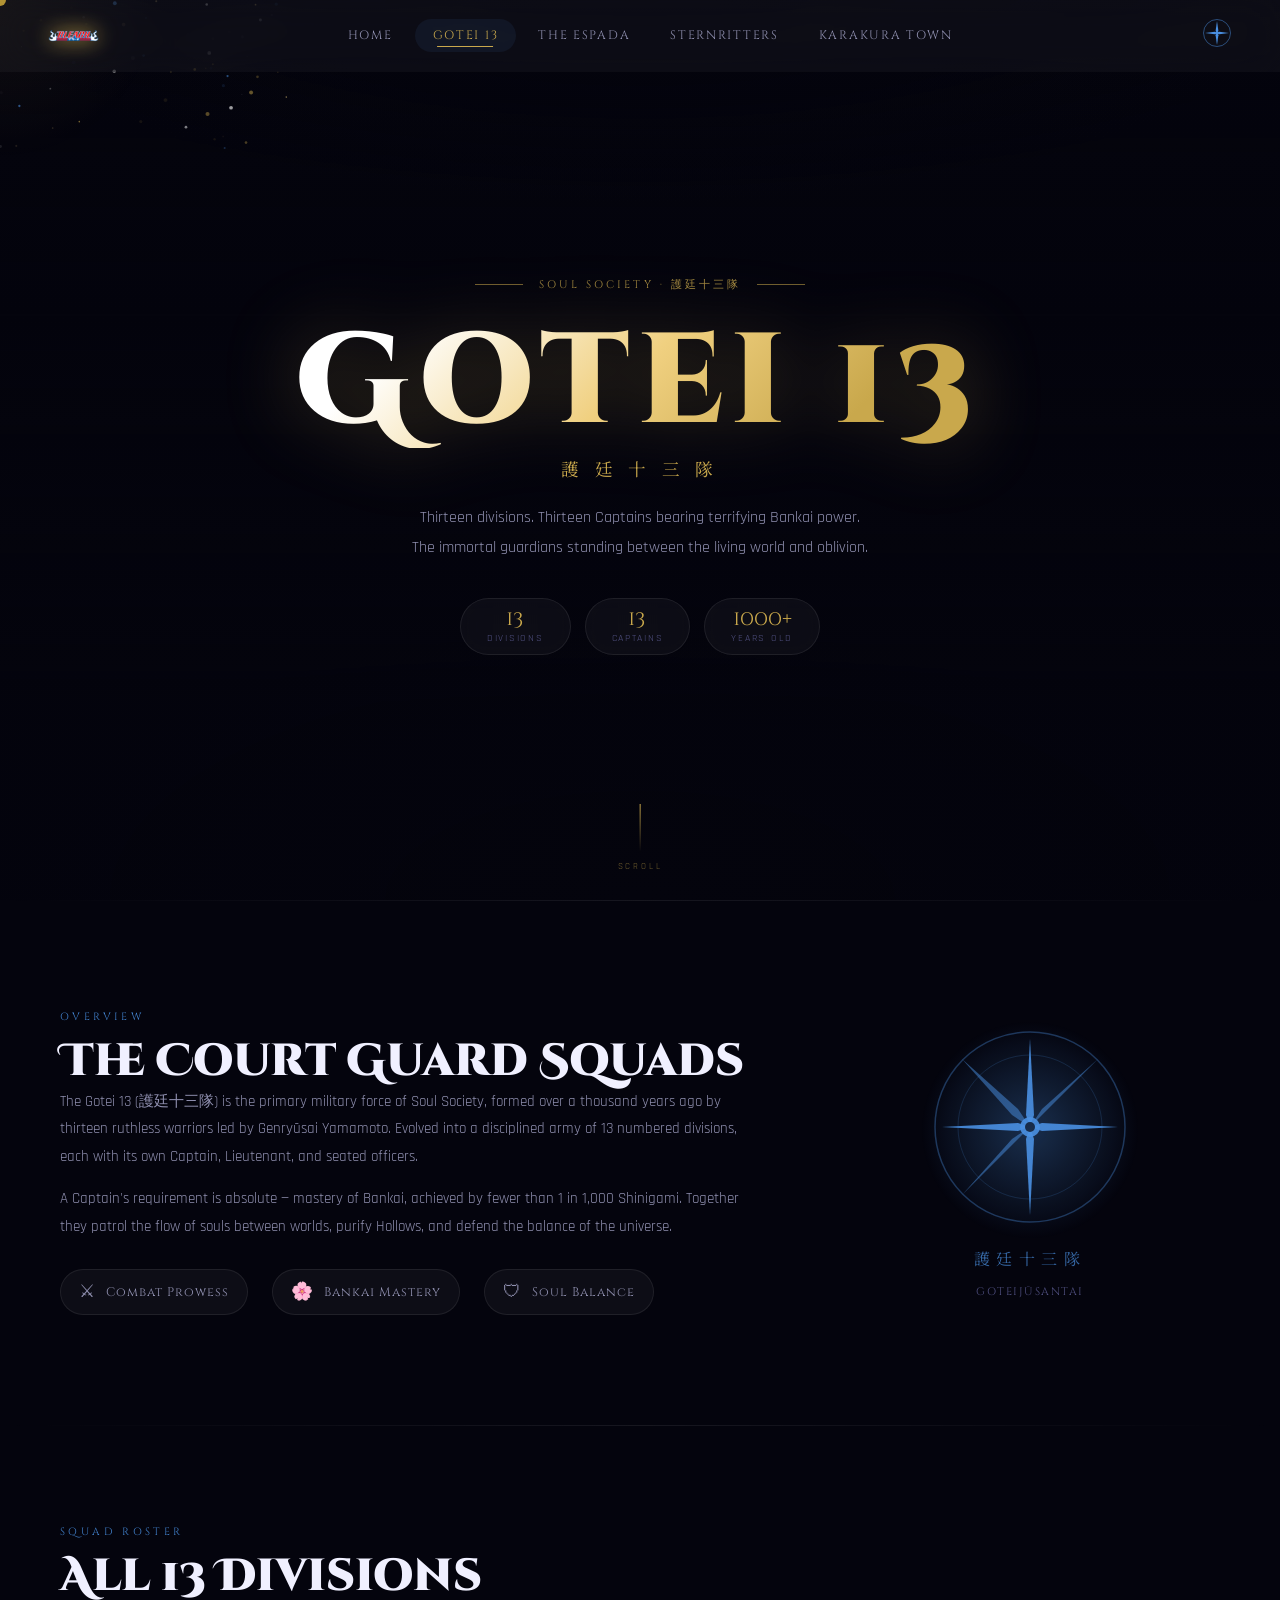
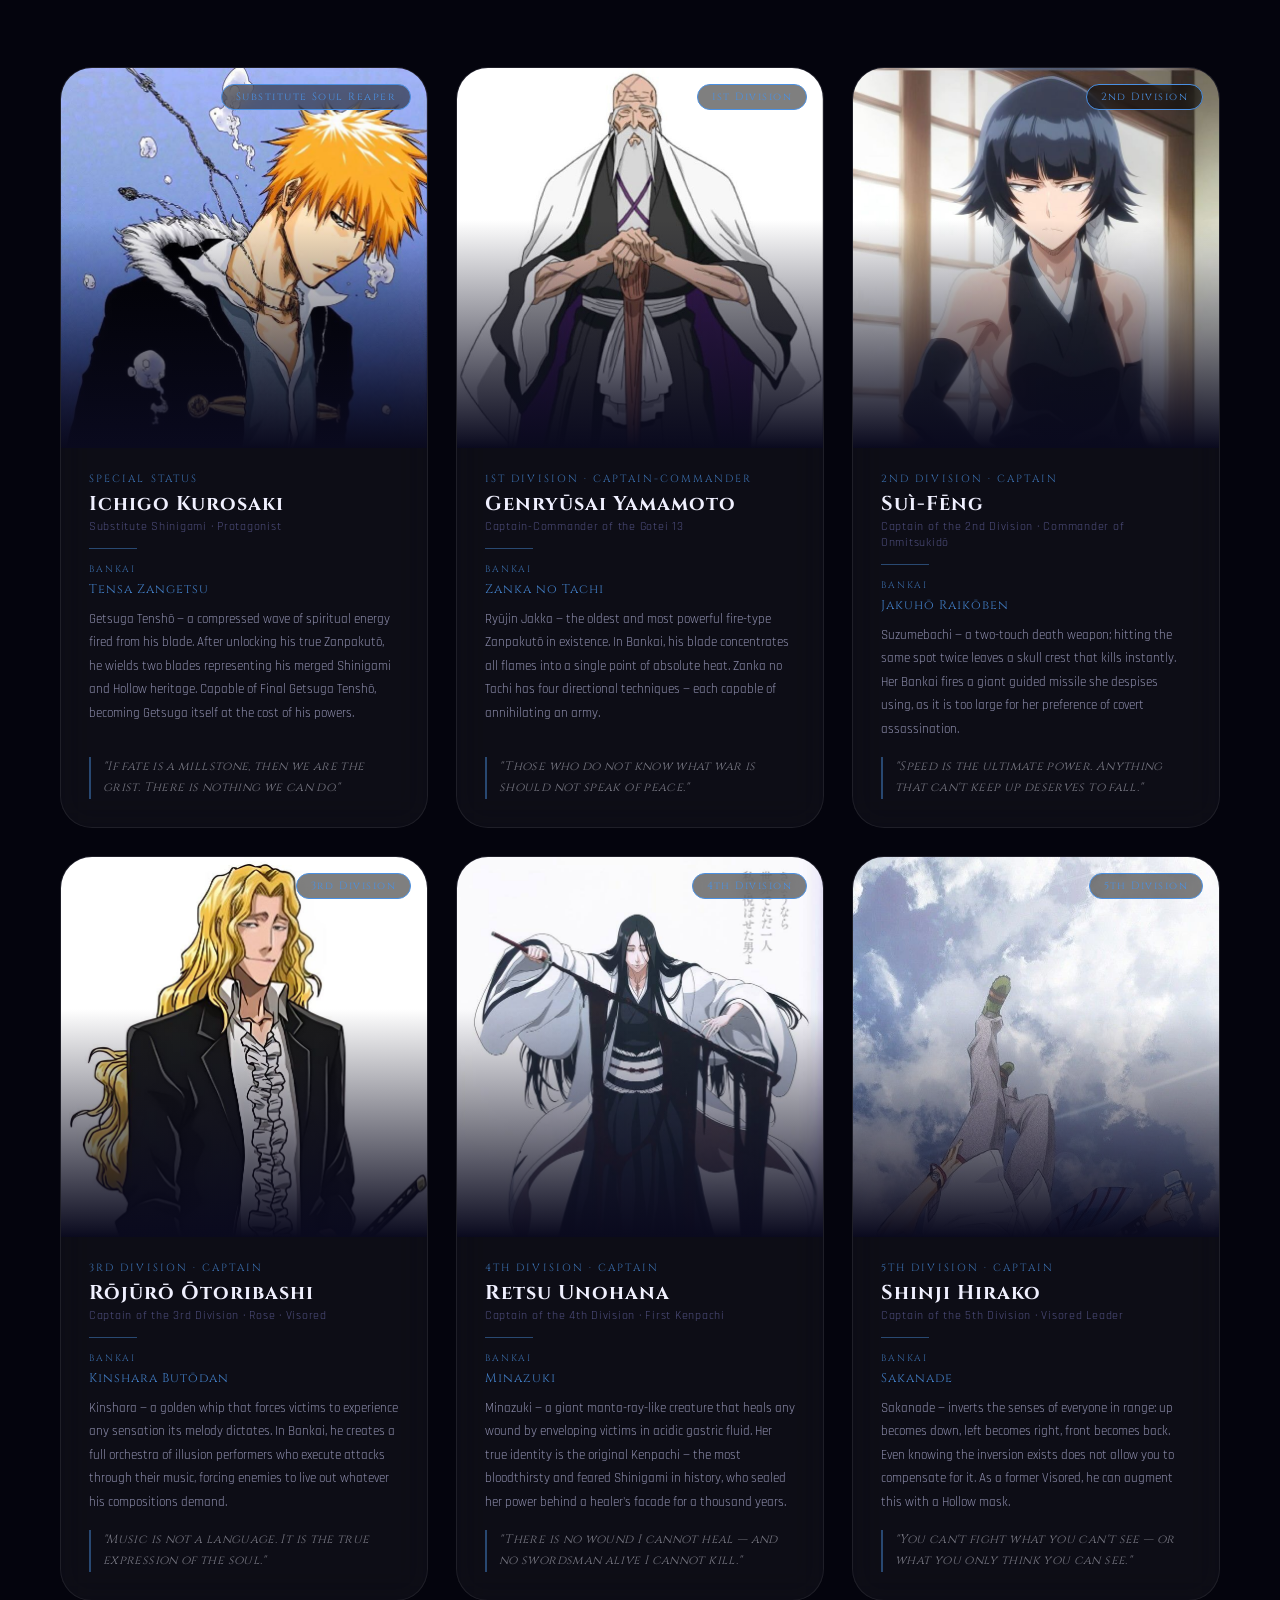
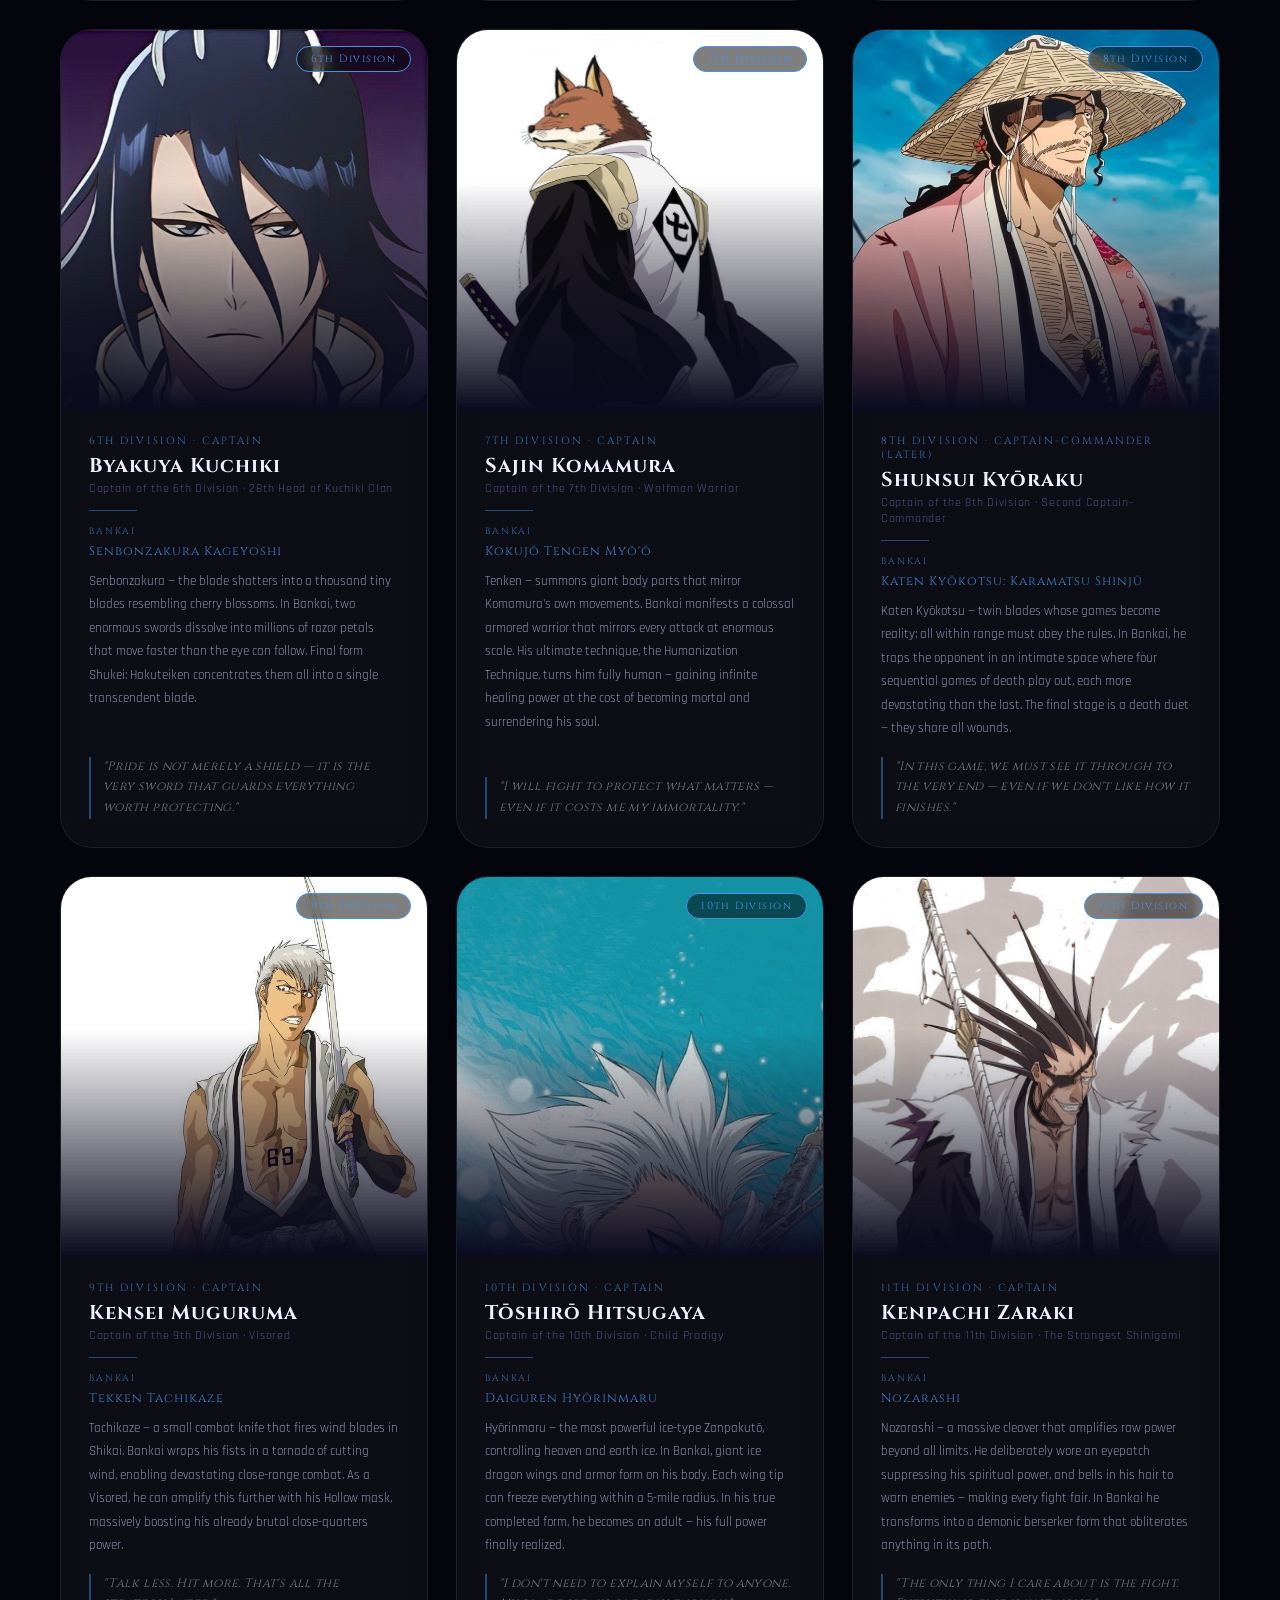
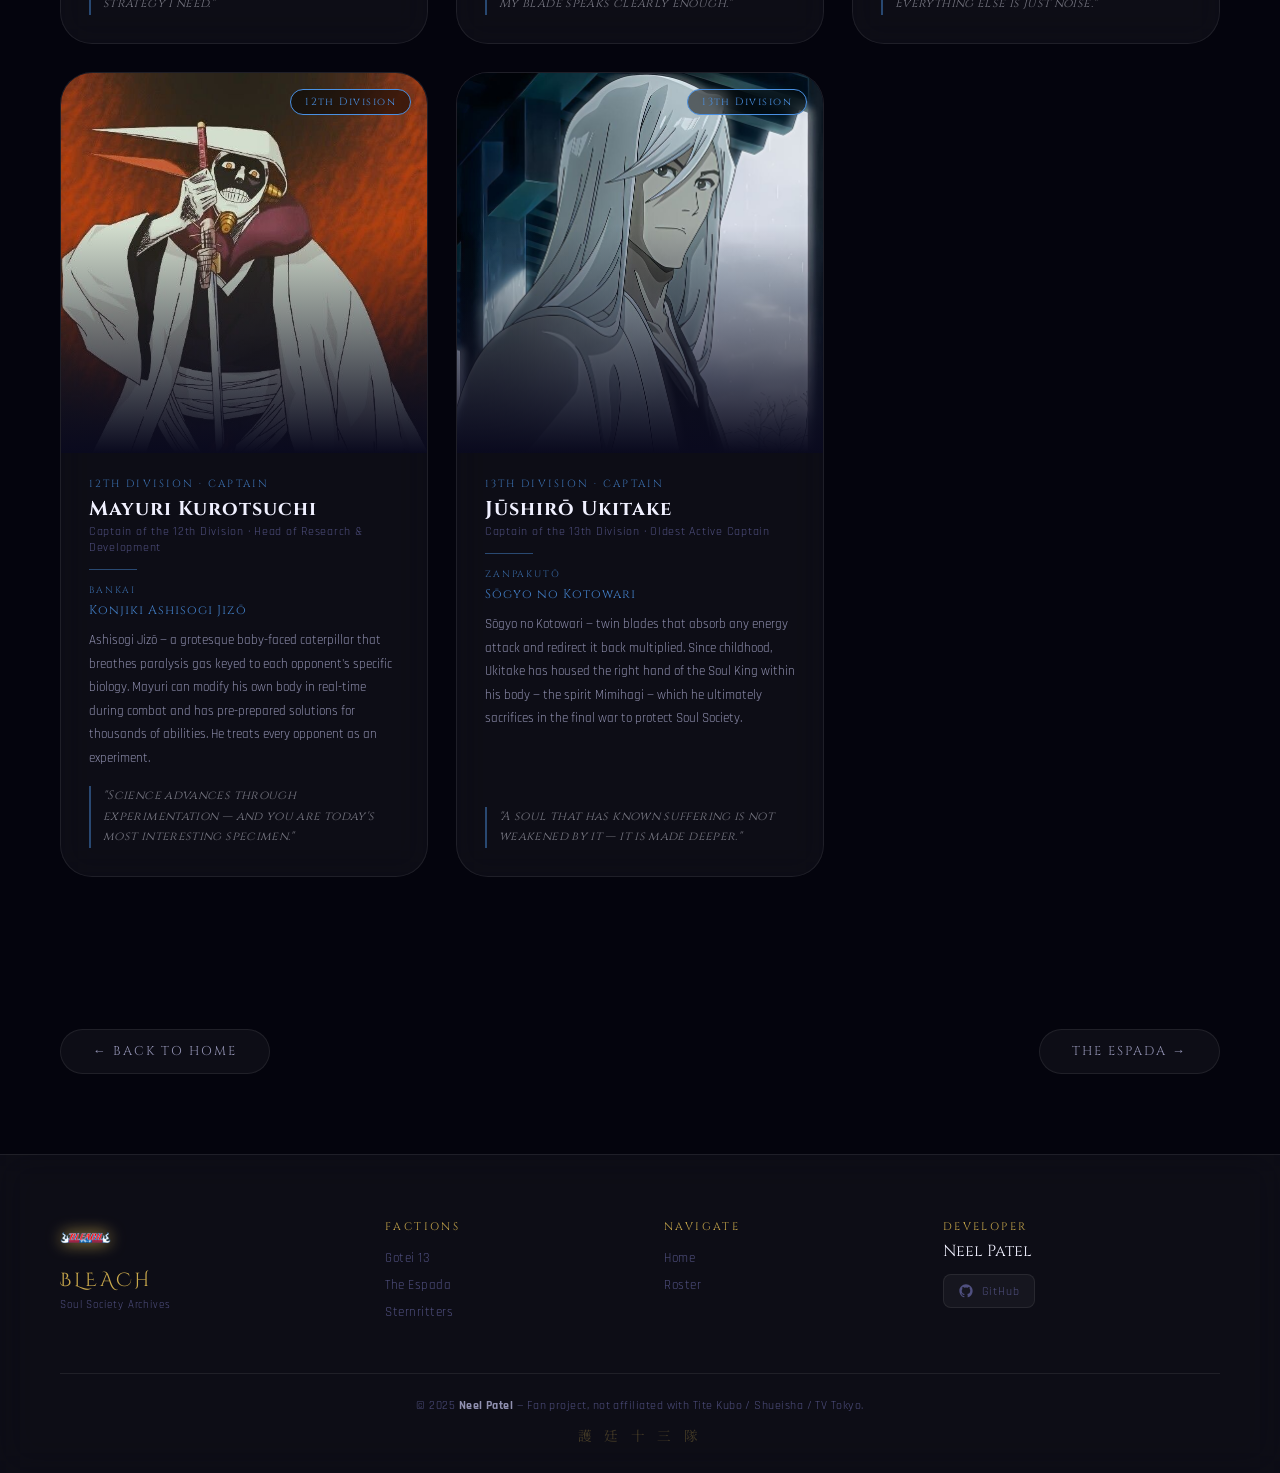
<file: gotei.html>
<!DOCTYPE html>
<html lang="en">
<head>
  <meta charset="UTF-8"/>
  <meta name="viewport" content="width=device-width,initial-scale=1.0"/>
  <title>Gotei 13 — BLEACH Soul Society Archives</title>
  <link rel="stylesheet" href="css/shared.css"/>
  <link rel="stylesheet" href="css/faction.css"/>
  <link rel="stylesheet" href="css/gotei.css"/>
  <link rel="preconnect" href="https://fonts.googleapis.com"/>
  <link rel="preconnect" href="https://fonts.gstatic.com" crossorigin/>
  <link href="https://fonts.googleapis.com/css2?family=Cinzel+Decorative:wght@700;900&family=Cinzel:wght@400;600;700&family=Rajdhani:wght@300;400;500;600;700&family=Noto+Serif+JP:wght@300;400;700&display=swap" rel="stylesheet"/>
</head>
<body class="theme-gotei">

  <div class="cursor-orb" id="cursorOrb"></div>
  <div class="cursor-glow" id="cursorGlow"></div>

  <!-- NAVBAR -->
  <nav class="navbar glass" id="navbar">
    <a class="nav-logo" href="index.html">
      <img src="icons/logo.png" alt="Bleach" class="logo-img"
           onerror="this.style.display='none';this.nextElementSibling.style.display='block'"/>
      <span class="logo-wordmark" style="display:none">BLEACH</span>
    </a>
    <div class="nav-links">
      <a href="index.html"        class="nav-link">Home</a>
      <a href="gotei.html"        class="nav-link active">Gotei 13</a>
      <a href="espada.html"       class="nav-link">The Espada</a>
      <a href="sternritters.html" class="nav-link">Sternritters</a>
      <a href="karakura.html"     class="nav-link">Karakura Town</a>
    </div>
    <div class="nav-crest">
      <svg viewBox="0 0 40 40" fill="none">
        <circle cx="20" cy="20" r="18" stroke="var(--faction-color)" stroke-width="1.2" opacity=".55"/>
        <path d="M20 4L21.8 17L20 20L18.2 17Z" fill="var(--faction-color)"/>
        <path d="M20 36L21.8 23L20 20L18.2 23Z" fill="var(--faction-color)"/>
        <path d="M4 20L17 21.8L20 20L17 18.2Z" fill="var(--faction-color)"/>
        <path d="M36 20L23 21.8L20 20L23 18.2Z" fill="var(--faction-color)"/>
        <circle cx="20" cy="20" r="2.5" fill="var(--faction-color)"/>
      </svg>
    </div>
    <div class="hamburger" id="hamburger"><span></span><span></span><span></span></div>
  </nav>
  <div class="mobile-menu glass" id="mobileMenu">
    <a href="index.html">Home</a>
    <a href="gotei.html">Gotei 13</a>
    <a href="espada.html">The Espada</a>
    <a href="sternritters.html">Sternritters</a>
    <a href="karakura.html">Karakura Town</a>
  </div>

  <!-- HERO -->
  <section class="page-hero">
    <div class="video-wrap">
      <video autoplay muted loop playsinline>
        <source src="Gotei.mp4" type="video/mp4"/>
      </video>
      <div class="veil"></div>
    </div>
    <canvas class="particles" id="heroParticles"></canvas>
    <div class="hero-body">
      <div class="hero-eyebrow reveal" style="--d:.1s">
        <span class="line"></span><span>Soul Society · 護廷十三隊</span><span class="line"></span>
      </div>
      <h1 class="hero-title reveal" style="--d:.25s">Gotei 13</h1>
      <p class="hero-subtitle-jp reveal" style="--d:.34s">護 廷 十 三 隊</p>
      <p class="hero-desc reveal" style="--d:.43s">
        Thirteen divisions. Thirteen Captains bearing terrifying Bankai power.<br/>
        The immortal guardians standing between the living world and oblivion.
      </p>
      <div class="hero-pills reveal" style="--d:.52s">
        <div class="pill"><span class="pill-num">13</span><span class="pill-label">Divisions</span></div>
        <div class="pill"><span class="pill-num">13</span><span class="pill-label">Captains</span></div>
        <div class="pill"><span class="pill-num">1000+</span><span class="pill-label">Years Old</span></div>
      </div>
    </div>
    <div class="scroll-hint"><div class="sh-line"></div><span>SCROLL</span></div>
  </section>

  <!-- OVERVIEW -->
  <section class="faction-overview">
    <div class="overview-inner">
      <div class="ov-text reveal from-left">
        <span class="f-eyebrow">OVERVIEW</span>
        <h2 class="f-heading">The Court Guard Squads</h2>
        <p>The Gotei 13 (護廷十三隊) is the primary military force of Soul Society, formed over a thousand years ago by thirteen ruthless warriors led by Genryūsai Yamamoto. Evolved into a disciplined army of 13 numbered divisions, each with its own Captain, Lieutenant, and seated officers.</p>
        <p>A Captain's requirement is absolute — mastery of Bankai, achieved by fewer than 1 in 1,000 Shinigami. Together they patrol the flow of souls between worlds, purify Hollows, and defend the balance of the universe.</p>
        <div class="ov-pillars">
          <div class="pillar"><span class="pillar-icon">⚔</span><span>Combat Prowess</span></div>
          <div class="pillar"><span class="pillar-icon">🌸</span><span>Bankai Mastery</span></div>
          <div class="pillar"><span class="pillar-icon">🛡</span><span>Soul Balance</span></div>
        </div>
      </div>
      <div class="ov-emblem reveal from-right">
        <div class="emblem-glow-wrap">
          <svg class="faction-emblem" viewBox="0 0 200 200" fill="none">
            <circle cx="100" cy="100" r="95" stroke="var(--faction-color)" stroke-width="1.5" opacity=".35"/>
            <circle cx="100" cy="100" r="72" stroke="var(--faction-color)" stroke-width="1" opacity=".18"/>
            <path d="M100 12L104 88L100 100L96 88Z" fill="var(--faction-color)" opacity=".9"/>
            <path d="M100 188L104 112L100 100L96 112Z" fill="var(--faction-color)" opacity=".9"/>
            <path d="M12 100L88 104L100 100L88 96Z" fill="var(--faction-color)" opacity=".9"/>
            <path d="M188 100L112 104L100 100L112 96Z" fill="var(--faction-color)" opacity=".9"/>
            <path d="M32 32L82 88L100 100L88 82Z" fill="var(--faction-color)" opacity=".5"/>
            <path d="M168 32L112 88L100 100L112 82Z" fill="var(--faction-color)" opacity=".5"/>
            <path d="M32 168L82 112L100 100L88 112Z" fill="var(--faction-color)" opacity=".5"/>
            <path d="M168 168L112 112L100 100L112 112Z" fill="var(--faction-color)" opacity=".5"/>
            <circle cx="100" cy="100" r="10" fill="var(--faction-color)" opacity=".9"/>
            <circle cx="100" cy="100" r="5" fill="var(--bg-deep)"/>
          </svg>
          <div class="emblem-ring-glow"></div>
        </div>
        <p class="emblem-label">護廷十三隊</p>
        <p class="emblem-sub">Goteijūsantai</p>
      </div>
    </div>
  </section>

  <!-- ══════════════════════════════════════════
       CHARACTER ROSTER — HARDCODED
  ══════════════════════════════════════════ -->
  <section class="roster-section" id="roster">
    <div class="roster-header reveal">
      <span class="f-eyebrow">SQUAD ROSTER</span>
      <h2 class="f-heading">All 13 Divisions</h2>
    </div>

    <div class="char-grid">

      <!-- 1. ICHIGO -->
      <article class="char-card">
        <div class="card-img">
          <img src="images/gotei/ichigo.jpg" alt="Ichigo Kurosaki" loading="lazy"
               onerror="window.imgFallback(this,'⚡')"/>
          <span class="card-badge">Substitute Soul Reaper</span>
        </div>
        <div class="card-body">
          <span class="card-division">Special Status</span>
          <h3 class="card-name">Ichigo Kurosaki</h3>
          <p class="card-rank">Substitute Shinigami · Protagonist</p>
          <div class="card-divider"></div>
          <span class="card-power-label">Bankai</span>
          <span class="card-power-sub">Tensa Zangetsu</span>
          <p class="card-ability">Getsuga Tenshō — a compressed wave of spiritual energy fired from his blade. After unlocking his true Zanpakutō, he wields two blades representing his merged Shinigami and Hollow heritage. Capable of Final Getsuga Tenshō, becoming Getsuga itself at the cost of his powers.</p>
          <blockquote class="card-quote">"If fate is a millstone, then we are the grist. There is nothing we can do."</blockquote>
        </div>
      </article>

      <!-- 2. YAMAMOTO -->
      <article class="char-card">
        <div class="card-img">
          <img src="images/gotei/yamamoto.jpg" alt="Genryūsai Yamamoto" loading="lazy"
               onerror="window.imgFallback(this,'🔥')"/>
          <span class="card-badge">1st Division</span>
        </div>
        <div class="card-body">
          <span class="card-division">1st Division · Captain-Commander</span>
          <h3 class="card-name">Genryūsai Yamamoto</h3>
          <p class="card-rank">Captain-Commander of the Gotei 13</p>
          <div class="card-divider"></div>
          <span class="card-power-label">Bankai</span>
          <span class="card-power-sub">Zanka no Tachi</span>
          <p class="card-ability">Ryūjin Jakka — the oldest and most powerful fire-type Zanpakutō in existence. In Bankai, his blade concentrates all flames into a single point of absolute heat. Zanka no Tachi has four directional techniques — each capable of annihilating an army.</p>
          <blockquote class="card-quote">"Those who do not know what war is should not speak of peace."</blockquote>
        </div>
      </article>

      <!-- 3. SUI-FENG -->
      <article class="char-card">
        <div class="card-img">
          <img src="images/gotei/suifeng.jpg" alt="Suì-Fēng" loading="lazy"
               onerror="window.imgFallback(this,'🐝')"/>
          <span class="card-badge">2nd Division</span>
        </div>
        <div class="card-body">
          <span class="card-division">2nd Division · Captain</span>
          <h3 class="card-name">Suì-Fēng</h3>
          <p class="card-rank">Captain of the 2nd Division · Commander of Onmitsukidō</p>
          <div class="card-divider"></div>
          <span class="card-power-label">Bankai</span>
          <span class="card-power-sub">Jakuhō Raikōben</span>
          <p class="card-ability">Suzumebachi — a two-touch death weapon; hitting the same spot twice leaves a skull crest that kills instantly. Her Bankai fires a giant guided missile she despises using, as it is too large for her preference of covert assassination.</p>
          <blockquote class="card-quote">"Speed is the ultimate power. Anything that can't keep up deserves to fall."</blockquote>
        </div>
      </article>

      <!-- 4. ROSE -->
      <article class="char-card">
        <div class="card-img">
          <img src="images/gotei/rose.jpg" alt="Rōjūrō Ōtoribashi" loading="lazy"
               onerror="window.imgFallback(this,'🎸')"/>
          <span class="card-badge">3rd Division</span>
        </div>
        <div class="card-body">
          <span class="card-division">3rd Division · Captain</span>
          <h3 class="card-name">Rōjūrō Ōtoribashi</h3>
          <p class="card-rank">Captain of the 3rd Division · Rose · Visored</p>
          <div class="card-divider"></div>
          <span class="card-power-label">Bankai</span>
          <span class="card-power-sub">Kinshara Butōdan</span>
          <p class="card-ability">Kinshara — a golden whip that forces victims to experience any sensation its melody dictates. In Bankai, he creates a full orchestra of illusion performers who execute attacks through their music, forcing enemies to live out whatever his compositions demand.</p>
          <blockquote class="card-quote">"Music is not a language. It is the true expression of the soul."</blockquote>
        </div>
      </article>

      <!-- 5. UNOHANA -->
      <article class="char-card">
        <div class="card-img">
          <img src="images/gotei/unohana.jpg" alt="Retsu Unohana" loading="lazy"
               onerror="window.imgFallback(this,'🌸')"/>
          <span class="card-badge">4th Division</span>
        </div>
        <div class="card-body">
          <span class="card-division">4th Division · Captain</span>
          <h3 class="card-name">Retsu Unohana</h3>
          <p class="card-rank">Captain of the 4th Division · First Kenpachi</p>
          <div class="card-divider"></div>
          <span class="card-power-label">Bankai</span>
          <span class="card-power-sub">Minazuki</span>
          <p class="card-ability">Minazuki — a giant manta-ray-like creature that heals any wound by enveloping victims in acidic gastric fluid. Her true identity is the original Kenpachi — the most bloodthirsty and feared Shinigami in history, who sealed her power behind a healer's facade for a thousand years.</p>
          <blockquote class="card-quote">"There is no wound I cannot heal — and no swordsman alive I cannot kill."</blockquote>
        </div>
      </article>

      <!-- 6. SHINJI -->
      <article class="char-card">
        <div class="card-img">
          <img src="images/gotei/shinji.jpg" alt="Shinji Hirako" loading="lazy"
               onerror="window.imgFallback(this,'👁')"/>
          <span class="card-badge">5th Division</span>
        </div>
        <div class="card-body">
          <span class="card-division">5th Division · Captain</span>
          <h3 class="card-name">Shinji Hirako</h3>
          <p class="card-rank">Captain of the 5th Division · Visored Leader</p>
          <div class="card-divider"></div>
          <span class="card-power-label">Bankai</span>
          <span class="card-power-sub">Sakanade</span>
          <p class="card-ability">Sakanade — inverts the senses of everyone in range: up becomes down, left becomes right, front becomes back. Even knowing the inversion exists does not allow you to compensate for it. As a former Visored, he can augment this with a Hollow mask.</p>
          <blockquote class="card-quote">"You can't fight what you can't see — or what you only think you can see."</blockquote>
        </div>
      </article>

      <!-- 7. BYAKUYA -->
      <article class="char-card">
        <div class="card-img">
          <img src="images/gotei/byakuya.jpg" alt="Byakuya Kuchiki" loading="lazy"
               onerror="window.imgFallback(this,'🌸')"/>
          <span class="card-badge">6th Division</span>
        </div>
        <div class="card-body">
          <span class="card-division">6th Division · Captain</span>
          <h3 class="card-name">Byakuya Kuchiki</h3>
          <p class="card-rank">Captain of the 6th Division · 28th Head of Kuchiki Clan</p>
          <div class="card-divider"></div>
          <span class="card-power-label">Bankai</span>
          <span class="card-power-sub">Senbonzakura Kageyoshi</span>
          <p class="card-ability">Senbonzakura — the blade shatters into a thousand tiny blades resembling cherry blossoms. In Bankai, two enormous swords dissolve into millions of razor petals that move faster than the eye can follow. Final form Shukei: Hakuteiken concentrates them all into a single transcendent blade.</p>
          <blockquote class="card-quote">"Pride is not merely a shield — it is the very sword that guards everything worth protecting."</blockquote>
        </div>
      </article>

      <!-- 8. KOMAMURA -->
      <article class="char-card">
        <div class="card-img">
          <img src="images/gotei/komamura.jpg" alt="Sajin Komamura" loading="lazy"
               onerror="window.imgFallback(this,'🐺')"/>
          <span class="card-badge">7th Division</span>
        </div>
        <div class="card-body">
          <span class="card-division">7th Division · Captain</span>
          <h3 class="card-name">Sajin Komamura</h3>
          <p class="card-rank">Captain of the 7th Division · Wolfman Warrior</p>
          <div class="card-divider"></div>
          <span class="card-power-label">Bankai</span>
          <span class="card-power-sub">Kokujō Tengen Myō'ō</span>
          <p class="card-ability">Tenken — summons giant body parts that mirror Komamura's own movements. Bankai manifests a colossal armored warrior that mirrors every attack at enormous scale. His ultimate technique, the Humanization Technique, turns him fully human — gaining infinite healing power at the cost of becoming mortal and surrendering his soul.</p>
          <blockquote class="card-quote">"I will fight to protect what matters — even if it costs me my immortality."</blockquote>
        </div>
      </article>

      <!-- 9. SHUNSUI -->
      <article class="char-card">
        <div class="card-img">
          <img src="images/gotei/shunsui.jpg" alt="Shunsui Kyōraku" loading="lazy"
               onerror="window.imgFallback(this,'🎲')"/>
          <span class="card-badge">8th Division</span>
        </div>
        <div class="card-body">
          <span class="card-division">8th Division · Captain-Commander (later)</span>
          <h3 class="card-name">Shunsui Kyōraku</h3>
          <p class="card-rank">Captain of the 8th Division · Second Captain-Commander</p>
          <div class="card-divider"></div>
          <span class="card-power-label">Bankai</span>
          <span class="card-power-sub">Katen Kyōkotsu: Karamatsu Shinjū</span>
          <p class="card-ability">Katen Kyōkotsu — twin blades whose games become reality; all within range must obey the rules. In Bankai, he traps the opponent in an intimate space where four sequential games of death play out, each more devastating than the last. The final stage is a death duet — they share all wounds.</p>
          <blockquote class="card-quote">"In this game, we must see it through to the very end — even if we don't like how it finishes."</blockquote>
        </div>
      </article>

      <!-- 10. KENSEI -->
      <article class="char-card">
        <div class="card-img">
          <img src="images/gotei/kensei.jpg" alt="Kensei Muguruma" loading="lazy"
               onerror="window.imgFallback(this,'✊')"/>
          <span class="card-badge">9th Division</span>
        </div>
        <div class="card-body">
          <span class="card-division">9th Division · Captain</span>
          <h3 class="card-name">Kensei Muguruma</h3>
          <p class="card-rank">Captain of the 9th Division · Visored</p>
          <div class="card-divider"></div>
          <span class="card-power-label">Bankai</span>
          <span class="card-power-sub">Tekken Tachikaze</span>
          <p class="card-ability">Tachikaze — a small combat knife that fires wind blades in Shikai. Bankai wraps his fists in a tornado of cutting wind, enabling devastating close-range combat. As a Visored, he can amplify this further with his Hollow mask, massively boosting his already brutal close-quarters power.</p>
          <blockquote class="card-quote">"Talk less. Hit more. That's all the strategy I need."</blockquote>
        </div>
      </article>

      <!-- 11. HITSUGAYA -->
      <article class="char-card">
        <div class="card-img">
          <img src="images/gotei/hitsugaya.jpg" alt="Tōshirō Hitsugaya" loading="lazy"
               onerror="window.imgFallback(this,'❄️')"/>
          <span class="card-badge">10th Division</span>
        </div>
        <div class="card-body">
          <span class="card-division">10th Division · Captain</span>
          <h3 class="card-name">Tōshirō Hitsugaya</h3>
          <p class="card-rank">Captain of the 10th Division · Child Prodigy</p>
          <div class="card-divider"></div>
          <span class="card-power-label">Bankai</span>
          <span class="card-power-sub">Daiguren Hyōrinmaru</span>
          <p class="card-ability">Hyōrinmaru — the most powerful ice-type Zanpakutō, controlling heaven and earth ice. In Bankai, giant ice dragon wings and armor form on his body. Each wing tip can freeze everything within a 5-mile radius. In his true completed form, he becomes an adult — his full power finally realized.</p>
          <blockquote class="card-quote">"I don't need to explain myself to anyone. My blade speaks clearly enough."</blockquote>
        </div>
      </article>

      <!-- 12. KENPACHI -->
      <article class="char-card">
        <div class="card-img">
          <img src="images/gotei/kenpachi.jpg" alt="Kenpachi Zaraki" loading="lazy"
               onerror="window.imgFallback(this,'⚔')"/>
          <span class="card-badge">11th Division</span>
        </div>
        <div class="card-body">
          <span class="card-division">11th Division · Captain</span>
          <h3 class="card-name">Kenpachi Zaraki</h3>
          <p class="card-rank">Captain of the 11th Division · The Strongest Shinigami</p>
          <div class="card-divider"></div>
          <span class="card-power-label">Bankai</span>
          <span class="card-power-sub">Nozarashi</span>
          <p class="card-ability">Nozarashi — a massive cleaver that amplifies raw power beyond all limits. He deliberately wore an eyepatch suppressing his spiritual power, and bells in his hair to warn enemies — making every fight fair. In Bankai he transforms into a demonic berserker form that obliterates anything in its path.</p>
          <blockquote class="card-quote">"The only thing I care about is the fight. Everything else is just noise."</blockquote>
        </div>
      </article>

      <!-- 13. MAYURI -->
      <article class="char-card">
        <div class="card-img">
          <img src="images/gotei/mayuri.jpg" alt="Mayuri Kurotsuchi" loading="lazy"
               onerror="window.imgFallback(this,'⚗')"/>
          <span class="card-badge">12th Division</span>
        </div>
        <div class="card-body">
          <span class="card-division">12th Division · Captain</span>
          <h3 class="card-name">Mayuri Kurotsuchi</h3>
          <p class="card-rank">Captain of the 12th Division · Head of Research &amp; Development</p>
          <div class="card-divider"></div>
          <span class="card-power-label">Bankai</span>
          <span class="card-power-sub">Konjiki Ashisogi Jizō</span>
          <p class="card-ability">Ashisogi Jizō — a grotesque baby-faced caterpillar that breathes paralysis gas keyed to each opponent's specific biology. Mayuri can modify his own body in real-time during combat and has pre-prepared solutions for thousands of abilities. He treats every opponent as an experiment.</p>
          <blockquote class="card-quote">"Science advances through experimentation — and you are today's most interesting specimen."</blockquote>
        </div>
      </article>

      <!-- 14. UKITAKE -->
      <article class="char-card">
        <div class="card-img">
          <img src="images/gotei/ukitake.jpg" alt="Jūshirō Ukitake" loading="lazy"
               onerror="window.imgFallback(this,'☁️')"/>
          <span class="card-badge">13th Division</span>
        </div>
        <div class="card-body">
          <span class="card-division">13th Division · Captain</span>
          <h3 class="card-name">Jūshirō Ukitake</h3>
          <p class="card-rank">Captain of the 13th Division · Oldest Active Captain</p>
          <div class="card-divider"></div>
          <span class="card-power-label">Zanpakutō</span>
          <span class="card-power-sub">Sōgyo no Kotowari</span>
          <p class="card-ability">Sōgyo no Kotowari — twin blades that absorb any energy attack and redirect it back multiplied. Since childhood, Ukitake has housed the right hand of the Soul King within his body — the spirit Mimihagi — which he ultimately sacrifices in the final war to protect Soul Society.</p>
          <blockquote class="card-quote">"A soul that has known suffering is not weakened by it — it is made deeper."</blockquote>
        </div>
      </article>

    </div><!-- /char-grid -->
  </section>

  <!-- BACK NAV -->
  <div class="back-nav">
    <a href="index.html"  class="back-btn">← Back to Home</a>
    <a href="espada.html" class="next-btn">The Espada →</a>
  </div>

  <!-- FOOTER -->
  <footer class="site-footer glass">
    <div class="footer-grid">
      <div class="f-brand">
        <img src="icons/logo.png" alt="Bleach" class="f-logo" onerror="this.style.display='none'"/>
        <span class="f-name">BLEACH</span>
        <span class="f-tagline">Soul Society Archives</span>
      </div>
      <div class="f-col">
        <span class="f-col-title">Factions</span>
        <a href="gotei.html">Gotei 13</a>
        <a href="espada.html">The Espada</a>
        <a href="sternritters.html">Sternritters</a>
      </div>
      <div class="f-col">
        <span class="f-col-title">Navigate</span>
        <a href="index.html">Home</a>
        <a href="#roster">Roster</a>
      </div>
      <div class="f-dev">
        <span class="f-col-title">Developer</span>
        <span class="dev-name">Neel Patel</span>
        <div class="social-row">
          <a href="https://github.com/neelpatel112" target="_blank" rel="noreferrer" class="soc-btn">
            <svg width="16" height="16" viewBox="0 0 24 24" fill="currentColor"><path d="M12 2C6.477 2 2 6.484 2 12.021c0 4.428 2.865 8.184 6.839 9.504.5.092.682-.217.682-.482 0-.237-.009-.868-.014-1.703-2.782.605-3.369-1.342-3.369-1.342-.454-1.154-1.11-1.462-1.11-1.462-.908-.62.069-.608.069-.608 1.003.07 1.531 1.03 1.531 1.03.892 1.529 2.341 1.088 2.91.832.092-.647.35-1.088.636-1.338-2.22-.253-4.555-1.113-4.555-4.951 0-1.093.39-1.988 1.029-2.688-.103-.253-.446-1.272.098-2.65 0 0 .84-.27 2.75 1.026A9.564 9.564 0 0 1 12 6.844a9.59 9.59 0 0 1 2.504.337c1.909-1.296 2.747-1.026 2.747-1.026.546 1.378.202 2.397.1 2.65.64.7 1.028 1.595 1.028 2.688 0 3.848-2.339 4.695-4.566 4.943.359.309.678.92.678 1.855 0 1.338-.012 2.419-.012 2.747 0 .268.18.58.688.482C19.138 20.2 22 16.447 22 12.021 22 6.484 17.522 2 12 2z"/></svg>
            GitHub
          </a>
        </div>
      </div>
    </div>
    <div class="footer-bottom">
      <p class="copy">© 2025 <strong>Neel Patel</strong> — Fan project, not affiliated with Tite Kubo / Shueisha / TV Tokyo.</p>
      <p class="kanji">護 廷 十 三 隊</p>
    </div>
  </footer>

  <script src="js/shared.js"></script>
  <script src="js/faction.js"></script>
</body>
</html>
</file>
<file: css/shared.css>
/* ══════════════════════════════════════════════════════════════
   BLEACH — Soul Society Archives
   shared.css  (compiled from _tokens.scss + _base.scss)
   Author: Neel Patel
══════════════════════════════════════════════════════════════ */

/* ── ROOT TOKENS ─────────────────────────────────────────── */
:root {
  --bg-deep:      #04040d;
  --bg-mid:       #080818;
  --bg-surface:   #0e0e24;
  --bg-card:      #0a0a1e;
  --gold:         #c9a84c;
  --gold-light:   #f0d080;
  --gold-dim:     #7a5e20;
  --gold-glow:    rgba(201,168,76,0.35);
  --gotei-blue:   #4a90e2;
  --gotei-glow:   rgba(74,144,226,0.3);
  --gotei-soft:   rgba(74,144,226,0.08);
  --espada-red:   #c0392b;
  --espada-light: #e74c3c;
  --espada-glow:  rgba(192,57,43,0.3);
  --espada-soft:  rgba(192,57,43,0.08);
  --stern-white:  #e8e8f5;
  --stern-silver: #a0a8c0;
  --stern-glow:   rgba(232,232,245,0.2);
  --stern-soft:   rgba(232,232,245,0.05);
  --text-primary: #f0f0ff;
  --text-sec:     #9090b0;
  --text-muted:   #505080;
  --glass-bg:     rgba(255,255,255,0.04);
  --glass-border: rgba(255,255,255,0.08);
  --glass-blur:   18px;
  --nav-h:        72px;
  --r-sm:  8px; --r-md: 16px; --r-lg: 24px; --r-xl: 32px;
}

/* ── RESET ─────────────────────────────────────────────────── */
*,*::before,*::after{box-sizing:border-box;margin:0;padding:0}
html{scroll-behavior:smooth;font-size:16px}
body{background:var(--bg-deep);color:var(--text-primary);font-family:'Rajdhani',sans-serif;overflow-x:hidden;cursor:none;-webkit-font-smoothing:antialiased}
a{text-decoration:none;color:inherit}
img{display:block;max-width:100%}

/* ── GLASS ─────────────────────────────────────────────────── */
.glass{background:var(--glass-bg);backdrop-filter:blur(var(--glass-blur));-webkit-backdrop-filter:blur(var(--glass-blur));border:1px solid var(--glass-border)}

/* ── CURSOR ────────────────────────────────────────────────── */
.cursor-orb{position:fixed;width:12px;height:12px;border-radius:50%;background:var(--gold);pointer-events:none;z-index:99999;transform:translate(-50%,-50%);mix-blend-mode:difference;transition:width .3s,height .3s,transform .1s}
.cursor-orb.expanded{width:40px;height:40px;opacity:.4}
.cursor-glow{position:fixed;width:320px;height:320px;border-radius:50%;background:radial-gradient(circle,rgba(201,168,76,.1) 0%,transparent 70%);pointer-events:none;transform:translate(-50%,-50%);z-index:0}

/* ── REVEAL ────────────────────────────────────────────────── */
.reveal{opacity:0;transform:translateY(48px);transition:opacity .85s cubic-bezier(.25,.8,.25,1),transform .85s cubic-bezier(.25,.8,.25,1);transition-delay:var(--d,0s)}
.reveal.from-left{transform:translateX(-48px)}
.reveal.from-right{transform:translateX(48px)}
.reveal.from-scale{transform:scale(.92)}
.reveal.visible{opacity:1;transform:none}

/* ── NAVBAR ────────────────────────────────────────────────── */
.navbar{position:fixed;top:0;left:0;right:0;height:var(--nav-h);display:flex;align-items:center;justify-content:space-between;padding:0 48px;z-index:9000;border-top:none;border-left:none;border-right:none;border-bottom:1px solid transparent;transition:background .4s,border-color .4s,box-shadow .4s}
.navbar.scrolled{background:rgba(4,4,13,.88);border-bottom-color:var(--glass-border);box-shadow:0 8px 40px rgba(0,0,0,.6)}

.nav-logo{display:flex;align-items:center;gap:12px;text-decoration:none}
.logo-img{height:38px;width:auto;filter:drop-shadow(0 0 10px var(--gold));transition:filter .4s}
.logo-img:hover{filter:drop-shadow(0 0 22px var(--gold-light))}
.logo-wordmark{font-family:'Cinzel Decorative',serif;font-size:1.3rem;color:var(--gold);letter-spacing:.15em;text-shadow:0 0 24px var(--gold);display:none}

.nav-links{display:flex;align-items:center;gap:4px}
.nav-link{font-family:'Cinzel',serif;font-size:.76rem;letter-spacing:.14em;text-transform:uppercase;color:var(--text-sec);padding:8px 18px;border-radius:100px;position:relative;transition:color .4s,background .4s}
.nav-link::after{content:'';position:absolute;bottom:5px;left:50%;width:0;height:1px;background:var(--gold);transform:translateX(-50%);transition:width .4s}
.nav-link:hover,.nav-link.active{color:var(--gold)}
.nav-link:hover::after,.nav-link.active::after{width:55%}
.nav-link.active{background:rgba(201,168,76,.06)}

.nav-crest svg{width:30px;height:30px;animation:spinSlow 15s linear infinite}
@keyframes spinSlow{to{transform:rotate(360deg)}}

.hamburger{display:none;flex-direction:column;gap:5px;cursor:pointer;padding:6px}
.hamburger span{display:block;width:22px;height:2px;background:var(--gold);border-radius:2px;transition:.4s}
.hamburger.open span:nth-child(1){transform:translateY(7px) rotate(45deg)}
.hamburger.open span:nth-child(2){opacity:0}
.hamburger.open span:nth-child(3){transform:translateY(-7px) rotate(-45deg)}

.mobile-menu{position:fixed;top:var(--nav-h);left:0;right:0;padding:16px;z-index:8900;display:flex;flex-direction:column;gap:4px;transform:translateY(-8px);opacity:0;pointer-events:none;transition:.4s cubic-bezier(.25,.8,.25,1)}
.mobile-menu.open{transform:translateY(0);opacity:1;pointer-events:all}
.mobile-menu a{font-family:'Cinzel',serif;font-size:.9rem;letter-spacing:.1em;color:var(--text-sec);padding:13px 18px;border-radius:var(--r-md);transition:.4s}
.mobile-menu a:hover{color:var(--gold);background:rgba(201,168,76,.06)}

/* ── PAGE HERO ─────────────────────────────────────────────── */
.page-hero{position:relative;height:100vh;min-height:640px;display:flex;align-items:center;justify-content:center;overflow:hidden}
.page-hero .video-wrap{position:absolute;inset:0;z-index:0}
.page-hero .video-wrap video{width:100%;height:100%;object-fit:cover;filter:brightness(.4) saturate(.65)}
.page-hero .video-wrap .veil{position:absolute;inset:0;background:radial-gradient(ellipse 90% 55% at 50% 100%,#04040d 0%,transparent 55%),radial-gradient(ellipse 100% 45% at 50% 0%,rgba(4,4,13,.75) 0%,transparent 50%),linear-gradient(to bottom,rgba(4,4,13,.45) 0%,transparent 35%,rgba(4,4,13,.82) 78%)}
.page-hero canvas.particles{position:absolute;inset:0;z-index:1;pointer-events:none}
.page-hero .hero-body{position:relative;z-index:2;text-align:center;padding:0 24px;max-width:960px;padding-top:var(--nav-h)}

.hero-eyebrow{display:flex;align-items:center;justify-content:center;gap:16px;margin-bottom:28px}
.hero-eyebrow .line{width:48px;height:1px;background:var(--gold);opacity:.55}
.hero-eyebrow span{font-family:'Cinzel',serif;font-size:.68rem;letter-spacing:.28em;color:var(--gold);opacity:.8;text-transform:uppercase}

.hero-title{font-family:'Cinzel Decorative',serif;font-size:clamp(3.2rem,10vw,8rem);font-weight:900;line-height:1;letter-spacing:.07em;background:linear-gradient(135deg,#fff 15%,var(--gold-light) 48%,var(--gold) 80%);-webkit-background-clip:text;-webkit-text-fill-color:transparent;background-clip:text;filter:drop-shadow(0 0 36px rgba(201,168,76,.35));margin-bottom:8px}
.hero-subtitle-jp{font-family:'Noto Serif JP',serif;font-size:clamp(.85rem,2vw,1.1rem);color:var(--gold);opacity:.65;letter-spacing:.3em;margin-bottom:22px}
.hero-desc{font-size:clamp(.88rem,1.5vw,1rem);line-height:1.85;color:var(--text-sec);max-width:640px;margin:0 auto 36px}

.hero-pills{display:flex;align-items:center;justify-content:center;gap:14px;flex-wrap:wrap;margin-bottom:40px}
.pill{display:flex;flex-direction:column;align-items:center;gap:2px;padding:10px 26px;border-radius:100px;background:var(--glass-bg);backdrop-filter:blur(12px);border:1px solid var(--glass-border)}
.pill .pill-num{font-family:'Cinzel Decorative',serif;font-size:1.3rem;color:var(--gold);line-height:1}
.pill .pill-label{font-size:.6rem;letter-spacing:.18em;text-transform:uppercase;color:var(--text-muted)}

.scroll-hint{position:absolute;bottom:28px;left:50%;transform:translateX(-50%);display:flex;flex-direction:column;align-items:center;gap:8px;z-index:2}
.scroll-hint .sh-line{width:1px;height:48px;background:linear-gradient(to bottom,var(--gold),transparent);animation:scrollPulse 2s ease-in-out infinite}
.scroll-hint span{font-size:.58rem;letter-spacing:.3em;color:var(--gold);opacity:.55}
@keyframes scrollPulse{0%,100%{opacity:.35}50%{opacity:1}}

/* ── FOOTER ────────────────────────────────────────────────── */
.site-footer{padding:64px 60px 0;border-top:1px solid var(--glass-border);background:var(--glass-bg);backdrop-filter:blur(var(--glass-blur));-webkit-backdrop-filter:blur(var(--glass-blur));border-left:none;border-right:none;border-bottom:none}
.footer-grid{max-width:1200px;margin:0 auto;display:grid;grid-template-columns:1.2fr 1fr 1fr 1.2fr;gap:48px;padding-bottom:52px}
.f-brand .f-logo{height:38px;margin-bottom:10px;filter:drop-shadow(0 0 8px var(--gold))}
.f-brand .f-name{font-family:'Cinzel Decorative',serif;font-size:1.2rem;color:var(--gold);letter-spacing:.15em;display:block}
.f-brand .f-tagline{font-size:.7rem;color:var(--text-muted);letter-spacing:.08em;margin-top:4px}
.f-col{display:flex;flex-direction:column;gap:10px}
.f-col-title{font-family:'Cinzel',serif;font-size:.68rem;letter-spacing:.22em;text-transform:uppercase;color:var(--gold);margin-bottom:6px;display:block}
.f-col a{font-size:.84rem;color:var(--text-muted);transition:.4s;letter-spacing:.04em}
.f-col a:hover{color:var(--text-primary)}
.f-dev .dev-name{font-family:'Cinzel',serif;font-size:1rem;color:var(--text-primary);margin-bottom:12px;display:block}
.social-row{display:flex;flex-direction:column;gap:8px}
.soc-btn{display:inline-flex;align-items:center;gap:8px;font-size:.78rem;letter-spacing:.08em;color:var(--text-muted);padding:8px 14px;border-radius:var(--r-sm);border:1px solid var(--glass-border);background:var(--glass-bg);width:fit-content;transition:.4s}
.soc-btn:hover{color:var(--gold);border-color:var(--gold-dim);transform:translateX(4px)}
.footer-bottom{max-width:1200px;margin:0 auto;border-top:1px solid var(--glass-border);padding:22px 0 28px;display:flex;flex-direction:column;align-items:center;gap:8px}
.footer-bottom .copy{font-size:.72rem;color:var(--text-muted);letter-spacing:.04em;text-align:center;line-height:1.8}
.footer-bottom .copy strong{color:var(--text-sec)}
.footer-bottom .kanji{font-family:'Noto Serif JP',serif;font-size:.85rem;color:var(--gold);opacity:.28;letter-spacing:.35em}

/* ── RESPONSIVE ────────────────────────────────────────────── */
@media(max-width:900px){
  .navbar{padding:0 20px}
  .nav-links,.nav-crest{display:none}
  .hamburger{display:flex}
  .footer-grid{grid-template-columns:1fr 1fr;gap:32px}
  .site-footer{padding:48px 24px 0}
}
@media(max-width:600px){
  .footer-grid{grid-template-columns:1fr;gap:28px}
  .hero-title{font-size:clamp(2.5rem,13vw,4rem)}
}
</file>
<file: css/faction.css>
/* ══════════════════════════════════════════════════════════════
   faction.css — Shared faction page styles
   Author: Neel Patel
══════════════════════════════════════════════════════════════ */

/* ── FACTION TYPOGRAPHY ────────────────────────────────────── */
.f-eyebrow {
  display:block; font-family:'Cinzel',serif;
  font-size:.66rem; letter-spacing:.32em; text-transform:uppercase;
  color:var(--faction-color); margin-bottom:12px; opacity:.9;
}
.f-heading {
  font-family:'Cinzel Decorative',serif;
  font-size:clamp(1.8rem,3.5vw,2.8rem);
  font-weight:900; line-height:1.15; color:var(--text-primary);
}
.f-sub {
  font-size:.9rem; color:var(--text-sec); margin-top:10px; line-height:1.75;
  code { background:var(--glass-bg); padding:2px 8px; border-radius:6px;
         font-size:.8rem; color:var(--faction-color); }
}

/* ── OVERVIEW SECTION ──────────────────────────────────────── */
.faction-overview {
  padding:110px 60px;
  position:relative;
}
.faction-overview::before {
  content:''; position:absolute; top:0;left:0;right:0;
  height:1px;
  background:linear-gradient(to right,transparent,rgba(255,255,255,.08),transparent);
}

.overview-inner {
  max-width:1200px; margin:0 auto;
  display:grid; grid-template-columns:1fr 380px; gap:80px; align-items:center;
}

.ov-text p {
  font-size:.92rem; line-height:1.9; color:var(--text-sec); margin-bottom:14px;
}
.ov-pillars {
  margin-top:28px; display:flex; gap:24px; flex-wrap:wrap;
}
.pillar {
  display:flex; align-items:center; gap:10px;
  font-family:'Cinzel',serif; font-size:.78rem; letter-spacing:.08em;
  color:var(--text-sec);
  padding:10px 18px; border-radius:100px;
  background:var(--glass-bg); border:1px solid var(--glass-border);
}
.pillar-icon { font-size:1.1rem; }

/* Emblem */
.ov-emblem { display:flex; flex-direction:column; align-items:center; gap:14px; }
.emblem-glow-wrap { position:relative; }
.faction-emblem { width:200px; height:200px; animation:floatEmblem 6s ease-in-out infinite; }
@keyframes floatEmblem { 0%,100%{transform:translateY(0)} 50%{transform:translateY(-10px)} }

.emblem-ring-glow {
  position:absolute; top:50%; left:50%;
  transform:translate(-50%,-50%);
  width:220px; height:220px; border-radius:50%;
  background:radial-gradient(circle,var(--faction-glow,rgba(201,168,76,.2)) 0%,transparent 70%);
  animation:pulseGlow 4s ease-in-out infinite;
  pointer-events:none;
}
@keyframes pulseGlow { 0%,100%{opacity:.5} 50%{opacity:1} }

.emblem-label {
  font-family:'Noto Serif JP',serif; font-size:1rem; color:var(--faction-color);
  letter-spacing:.4em; opacity:.7;
}
.emblem-sub {
  font-family:'Cinzel',serif; font-size:.68rem; color:var(--text-muted);
  letter-spacing:.14em; text-transform:uppercase;
}

/* ── ROSTER SECTION ────────────────────────────────────────── */
.roster-section {
  padding:100px 60px 120px;
  position:relative;
}
.roster-section::before {
  content:''; position:absolute; top:0; left:0; right:0;
  height:1px;
  background:linear-gradient(to right,transparent,rgba(255,255,255,.08),transparent);
}
.roster-header {
  max-width:1280px; margin:0 auto 64px;
}

/* ── THE BIG CHARACTER CARDS ───────────────────────────────── */
.char-grid {
  max-width:1280px; margin:0 auto;
  display:grid;
  grid-template-columns:repeat(auto-fill,minmax(340px,1fr));
  gap:28px;
}

.char-card {
  border-radius:var(--r-xl);
  overflow:hidden;
  border:1px solid var(--glass-border);
  background:var(--glass-bg);
  backdrop-filter:blur(16px);
  -webkit-backdrop-filter:blur(16px);
  display:flex; flex-direction:column;
  transition:transform .5s cubic-bezier(.25,.8,.25,1),
             border-color .5s,
             box-shadow .5s;
  animation:cardIn .55s cubic-bezier(.25,.8,.25,1) both;
  cursor:pointer;
}
@keyframes cardIn {
  from{opacity:0;transform:translateY(32px)}
  to{opacity:1;transform:translateY(0)}
}

.char-card:hover { transform:translateY(-8px) scale(1.012); }

/* IMAGE AREA — TALL */
.card-img {
  position:relative; height:380px; overflow:hidden;
  background:linear-gradient(135deg,var(--bg-surface),var(--bg-card));
  flex-shrink:0;
}
.card-img img {
  width:100%; height:100%;
  object-fit:cover; object-position:top;
  transition:transform .6s cubic-bezier(.25,.8,.25,1);
}
.char-card:hover .card-img img { transform:scale(1.07); }

/* Gradient over image bottom */
.card-img::after {
  content:''; position:absolute; bottom:0; left:0; right:0;
  height:60%; pointer-events:none;
  background:linear-gradient(to top,var(--bg-card) 0%,transparent 100%);
}

/* Fallback when no image */
.card-img-fallback {
  width:100%; height:100%;
  display:flex; flex-direction:column; align-items:center; justify-content:center;
  gap:12px;
  background:linear-gradient(135deg,var(--bg-surface),var(--bg-card));
}
.cif-icon { font-size:4rem; filter:drop-shadow(0 0 16px var(--faction-color)); }
.cif-hint { font-size:.65rem; letter-spacing:.14em; color:var(--text-muted); text-transform:uppercase; }

/* Rank badge */
.card-badge {
  position:absolute; top:16px; right:16px; z-index:2;
  font-family:'Cinzel',serif; font-size:.65rem; letter-spacing:.14em;
  padding:5px 14px; border-radius:100px;
  background:rgba(0,0,0,.5); backdrop-filter:blur(8px);
  border:1px solid var(--faction-color);
  color:var(--faction-color);
}

/* Schrift letter badge (Sternritters) */
.schrift-badge {
  position:absolute; top:16px; left:16px; z-index:2;
  font-family:'Cinzel Decorative',serif; font-size:1.1rem; font-weight:900;
  width:40px; height:40px; border-radius:50%;
  display:flex; align-items:center; justify-content:center;
  background:rgba(0,0,0,.6); backdrop-filter:blur(8px);
  border:1px solid var(--faction-color);
  color:var(--faction-color);
}

/* Power sub-label (Bankai name / Resurreccion name / Schrift name) */
.card-power-sub {
  display:block;
  font-family:'Cinzel',serif;
  font-size:.78rem;
  color:var(--faction-color);
  letter-spacing:.08em;
  margin-bottom:10px;
  opacity:.85;
}

/* Card scroll-reveal entrance */
.char-card {
  opacity:0;
  transform:translateY(24px);
  transition: opacity .55s cubic-bezier(.25,.8,.25,1),
              transform .55s cubic-bezier(.25,.8,.25,1);
}
.char-card.card-visible {
  opacity:1;
  transform:none;
}

/* ── CARD BODY ─────────────────────────────────────────────── */
.card-body { padding:24px 28px 28px; display:flex; flex-direction:column; gap:0; flex:1; }

.card-division {
  font-family:'Cinzel',serif; font-size:.65rem; letter-spacing:.2em;
  text-transform:uppercase; color:var(--faction-color); opacity:.75;
  margin-bottom:6px;
}
.card-name {
  font-family:'Cinzel',serif; font-size:1.25rem; font-weight:700;
  letter-spacing:.05em; color:var(--text-primary); line-height:1.2;
  margin-bottom:2px;
}
.card-rank {
  font-size:.78rem; color:var(--text-muted); letter-spacing:.06em;
  margin-bottom:14px;
}

/* Divider line with faction glow */
.card-divider {
  width:48px; height:1px;
  background:var(--faction-color); opacity:.45;
  margin-bottom:14px;
  transition:width .4s;
}
.char-card:hover .card-divider { width:80px; opacity:.75; }

/* Power label */
.card-power-label {
  font-family:'Cinzel',serif; font-size:.58rem; letter-spacing:.2em;
  text-transform:uppercase; color:var(--faction-color); opacity:.7;
  margin-bottom:6px;
}
.card-ability {
  font-size:.84rem; line-height:1.75; color:var(--text-sec);
  margin-bottom:16px; flex:1;
}

/* Quote */
.card-quote {
  font-family:'Cinzel',serif; font-size:.76rem; font-style:italic;
  letter-spacing:.03em; line-height:1.7; color:var(--text-primary);
  opacity:.45; padding-left:12px;
  border-left:2px solid var(--faction-color);
  transition:opacity .4s;
}
.char-card:hover .card-quote { opacity:.7; }

/* ── BACK NAV ──────────────────────────────────────────────── */
.back-nav {
  max-width:1280px; margin:0 auto;
  padding:32px 60px 80px;
  display:flex; justify-content:space-between; align-items:center;
}
.back-btn, .next-btn {
  font-family:'Cinzel',serif; font-size:.8rem; letter-spacing:.16em;
  text-transform:uppercase; color:var(--text-sec);
  padding:13px 32px; border-radius:100px;
  border:1px solid var(--glass-border); background:var(--glass-bg);
  transition:.4s cubic-bezier(.25,.8,.25,1);
}
.back-btn:hover,.next-btn:hover {
  color:var(--faction-color); border-color:var(--faction-color);
  transform:translateX(-4px);
}
.next-btn:hover { transform:translateX(4px); }

/* ── RESPONSIVE ────────────────────────────────────────────── */
@media(max-width:1100px) {
  .overview-inner { grid-template-columns:1fr; }
  .ov-emblem { order:-1; }
}
@media(max-width:768px) {
  .faction-overview,.roster-section { padding:80px 24px; }
  .char-grid { grid-template-columns:1fr; max-width:460px; margin:0 auto; }
  .card-img { height:320px; }
  .back-nav { padding:32px 24px 64px; flex-direction:column; gap:12px; }
  .back-btn,.next-btn { width:100%; text-align:center; }
}
@media(max-width:480px) {
  .char-grid { grid-template-columns:1fr; }
}
</file>
<file: css/gotei.css>
/* gotei.css — Blue theme */
.theme-gotei {
  --faction-color: #4a90e2;
  --faction-glow:  rgba(74,144,226,0.3);
}
.theme-gotei body { background:radial-gradient(ellipse 80% 60% at 20% 50%,rgba(74,144,226,.04) 0%,transparent 55%),#04040d; }
.theme-gotei .char-card:hover { border-color:rgba(74,144,226,.4); box-shadow:0 20px 70px rgba(74,144,226,.22); }
.theme-gotei .nav-link.active { background:rgba(74,144,226,.08); }
</file>
